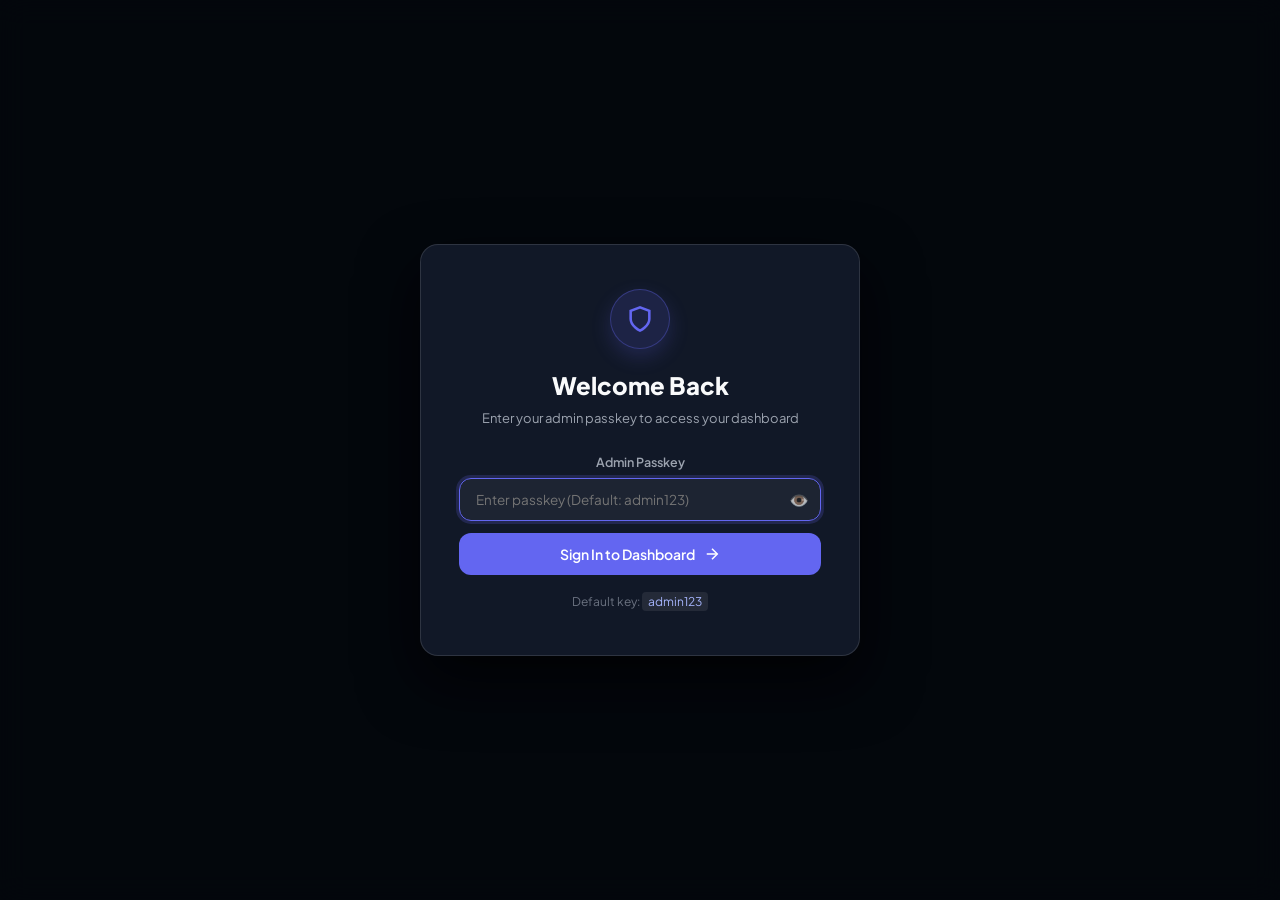
<file: admin.html>
<!DOCTYPE html>
<html lang="en" data-theme="dark">
<head>
  <meta charset="UTF-8">
  <meta name="viewport" content="width=device-width, initial-scale=1.0">
  <title>PORTFOLIO</title>
  
  <!-- Favicon Logo (VA) -->
  <link rel="icon" type="image/svg+xml" href="assets/icons/favicon.svg" />
  <link rel="icon" type="image/png" href="assets/icons/favicon.png" />
  <link rel="shortcut icon" href="assets/icons/favicon.png" />
  <link rel="apple-touch-icon" href="assets/icons/favicon.png" />

  <!-- Google Fonts -->
  <link rel="preconnect" href="https://fonts.googleapis.com">
  <link rel="preconnect" href="https://fonts.gstatic.com" crossorigin>
  <link href="https://fonts.googleapis.com/css2?family=Plus+Jakarta+Sans:wght@300;400;500;600;700;800&family=Space+Grotesk:wght@500;700&display=swap" rel="stylesheet">
  
  <!-- Admin Stylesheet -->
  <link rel="stylesheet" href="css/admin.css">
</head>
<body>

  <!-- ===================== LOGIN MODAL ===================== -->
  <div id="login-modal" class="login-modal-overlay">
    <div class="login-card">
      <div class="login-badge-icon">
        <svg width="28" height="28" viewBox="0 0 24 24" fill="none" stroke="currentColor" stroke-width="2.2"><path d="M12 22s8-4 8-10V5l-8-3-8 3v7c0 6 8 10 8 10z"/></svg>
      </div>
      <h2>Welcome Back</h2>
      <p class="login-subtext">Enter your admin passkey to access your dashboard</p>

      <form id="login-form" class="login-form">
        <div class="form-group">
          <label for="admin-passkey">Admin Passkey</label>
          <div class="password-input-wrap">
            <input type="password" id="admin-passkey" placeholder="Enter passkey (Default: admin123)" required autofocus />
            <button type="button" id="btn-toggle-pass" class="pass-toggle-btn" title="Toggle Passkey Visibility">👁️</button>
          </div>
          <span id="login-error" class="login-error-msg"></span>
        </div>
        <button type="submit" class="btn btn-primary btn-full btn-lg">
          <span>Sign In to Dashboard</span>
          <svg width="18" height="18" viewBox="0 0 24 24" fill="none" stroke="currentColor" stroke-width="2"><line x1="5" y1="12" x2="19" y2="12"/><polyline points="12 5 19 12 12 19"/></svg>
        </button>
        <p class="login-footer-hint">Default key: <code>admin123</code></p>
      </form>
    </div>
  </div>

  <!-- ===================== MAIN ADMIN APP ===================== -->
  <div id="admin-app" class="admin-wrapper hidden">
    
    <!-- SIDEBAR -->
    <aside class="admin-sidebar">
      <div class="sidebar-brand">
        <div class="brand-avatar">
          <img id="sidebar-avatar-img" src="assets/icons/favicon.svg" alt="VA Portfolio Logo" />
        </div>
        <div class="brand-info">
          <span class="brand-name">PORTFOLIO</span>
          <span class="brand-role">Admin Portal</span>
        </div>
      </div>

      <nav class="sidebar-menu">
        <button class="nav-item active" data-tab="overview">
          <svg width="20" height="20" viewBox="0 0 24 24" fill="none" stroke="currentColor" stroke-width="2"><rect x="3" y="3" width="7" height="7"/><rect x="14" y="3" width="7" height="7"/><rect x="14" y="14" width="7" height="7"/><rect x="3" y="14" width="7" height="7"/></svg>
          <span>Dashboard Overview</span>
        </button>
        <button class="nav-item" data-tab="messages">
          <svg width="20" height="20" viewBox="0 0 24 24" fill="none" stroke="currentColor" stroke-width="2"><path d="M4 4h16c1.1 0 2 .9 2 2v12c0 1.1-.9 2-2 2H4c-1.1 0-2-.9-2-2V6c0-1.1.9-2 2-2z"/><polyline points="22,6 12,13 2,6"/></svg>
          <span>Contact Inbox</span>
          <span id="unread-badge" class="badge badge-unread hidden">0</span>
        </button>
        <button class="nav-item" data-tab="projects">
          <svg width="20" height="20" viewBox="0 0 24 24" fill="none" stroke="currentColor" stroke-width="2"><polygon points="12 2 2 7 12 12 22 7 12 2"/><polyline points="2 17 12 22 22 17"/><polyline points="2 12 17 22 12"/></svg>
          <span>Featured Projects</span>
        </button>
        <button class="nav-item" data-tab="profile">
          <svg width="20" height="20" viewBox="0 0 24 24" fill="none" stroke="currentColor" stroke-width="2"><path d="M20 21v-2a4 4 0 0 0-4-4H8a4 4 0 0 0-4 4v2"/><circle cx="12" cy="7" r="4"/></svg>
          <span>Profile & Picture</span>
        </button>
      </nav>

      <div class="sidebar-footer">
        <a href="index.html" target="_blank" class="btn btn-secondary btn-full btn-sm">
          <svg width="16" height="16" viewBox="0 0 24 24" fill="none" stroke="currentColor" stroke-width="2"><path d="M18 13v6a2 2 0 0 1-2 2H5a2 2 0 0 1-2-2V8a2 2 0 0 1 2-2h6"/><polyline points="15 3 21 3 21 9"/><line x1="10" y1="14" x2="21" y2="3"/></svg>
          <span>Open Portfolio Site</span>
        </a>
        <button id="btn-logout" class="btn btn-ghost btn-full btn-sm margin-top-xs">
          <span>Log Out</span>
        </button>
      </div>
    </aside>

    <!-- MAIN BODY CONTENT -->
    <main class="admin-main">
      
      <!-- TOP BAR HEADER -->
      <header class="admin-topbar">
        <div class="topbar-left">
          <h1 id="page-title">Dashboard Overview</h1>
          <p class="topbar-subtitle">Welcome back, Vince 👋 Here is what's happening with your portfolio</p>
        </div>
        <div class="topbar-right">
          <div class="live-status-pill">
            <span class="status-dot"></span>
            <span>Live Portfolio Sync Active</span>
          </div>
        </div>
      </header>

      <!-- TAB 1: OVERVIEW -->
      <section id="sec-overview" class="tab-section active">
        <div class="stats-grid">
          <div class="stat-card">
            <div class="stat-icon icon-purple">
              <svg width="24" height="24" viewBox="0 0 24 24" fill="none" stroke="currentColor" stroke-width="2"><path d="M4 4h16c1.1 0 2 .9 2 2v12c0 1.1-.9 2-2 2H4c-1.1 0-2-.9-2-2V6c0-1.1.9-2 2-2z"/><polyline points="22,6 12,13 2,6"/></svg>
            </div>
            <div class="stat-info">
              <span class="stat-label">Total Messages</span>
              <span id="stat-total-msgs" class="stat-value">0</span>
            </div>
          </div>

          <div class="stat-card">
            <div class="stat-icon icon-pink">
              <svg width="24" height="24" viewBox="0 0 24 24" fill="none" stroke="currentColor" stroke-width="2"><circle cx="12" cy="12" r="10"/><line x1="12" y1="8" x2="12" y2="12"/><line x1="12" y1="16" x2="12.01" y2="16"/></svg>
            </div>
            <div class="stat-info">
              <span class="stat-label">Unread Messages</span>
              <span id="stat-unread-msgs" class="stat-value">0</span>
            </div>
          </div>

          <div class="stat-card">
            <div class="stat-icon icon-blue">
              <svg width="24" height="24" viewBox="0 0 24 24" fill="none" stroke="currentColor" stroke-width="2"><polygon points="12 2 2 7 12 12 22 7 12 2"/><polyline points="2 17 12 22 22 17"/><polyline points="2 12 17 22 12"/></svg>
            </div>
            <div class="stat-info">
              <span class="stat-label">Total Projects</span>
              <span id="stat-total-projects" class="stat-value">0</span>
            </div>
          </div>

          <div class="stat-card">
            <div class="stat-icon icon-green">
              <svg width="24" height="24" viewBox="0 0 24 24" fill="none" stroke="currentColor" stroke-width="2"><polygon points="12 2 15.09 8.26 22 9.27 17 14.14 18.18 21.02 12 17.77 5.82 21.02 7 14.14 2 9.27 8.91 8.26 12 2"/></svg>
            </div>
            <div class="stat-info">
              <span class="stat-label">Featured Showcase</span>
              <span id="stat-featured-projects" class="stat-value">0</span>
            </div>
          </div>
        </div>

        <div class="overview-grid">
          <!-- Recent Inbox Messages Panel -->
          <div class="panel-card">
            <div class="panel-header">
              <div>
                <h3>Recent Incoming Messages</h3>
                <p class="panel-subtitle">Messages sent from your contact form</p>
              </div>
              <button class="btn btn-outline btn-sm" data-tab-jump="messages">View All Inbox</button>
            </div>
            <div id="recent-msgs-list" class="recent-msgs-list">
              <!-- Rendered by JS -->
            </div>
          </div>

          <!-- Quick Shortcuts Panel -->
          <div class="panel-card">
            <div class="panel-header">
              <h3>Quick Controls</h3>
            </div>
            <div class="quick-actions-list">
              <button class="action-btn" id="btn-quick-add-project">
                <span class="action-icon">🚀</span>
                <div class="action-text">
                  <strong>Upload Featured Project</strong>
                  <span>Add title, cover image & tech stack</span>
                </div>
              </button>
              
              <button class="action-btn" id="btn-quick-change-photo">
                <span class="action-icon">🖼️</span>
                <div class="action-text">
                  <strong>Change Profile Picture</strong>
                  <span>Upload new main hero photo</span>
                </div>
              </button>

              <button class="action-btn danger" id="btn-reset-data">
                <span class="action-icon">🔄</span>
                <div class="action-text">
                  <strong>Reset All Dynamic Data</strong>
                  <span>Restore site back to defaults</span>
                </div>
              </button>
            </div>
          </div>
        </div>
      </section>

      <!-- TAB 2: MESSAGES INBOX -->
      <section id="sec-messages" class="tab-section">
        <div class="toolbar">
          <div class="search-box">
            <svg width="18" height="18" viewBox="0 0 24 24" fill="none" stroke="currentColor" stroke-width="2"><circle cx="11" cy="11" r="8"/><line x1="21" y1="21" x2="16.65" y2="16.65"/></svg>
            <input type="text" id="msg-search" placeholder="Search by name, email, or keywords..." />
          </div>
          <div class="filter-pills">
            <button class="filter-btn active" data-filter="all">All Messages</button>
            <button class="filter-btn" data-filter="unread">Unread Only</button>
          </div>
        </div>

        <div class="panel-card no-padding">
          <div id="messages-table-wrap" class="table-wrap">
            <table class="admin-table">
              <thead>
                <tr>
                  <th>State</th>
                  <th>Sender Info</th>
                  <th>Subject & Content Preview</th>
                  <th>Date & Time</th>
                  <th class="text-right">Actions</th>
                </tr>
              </thead>
              <tbody id="messages-tbody">
                <!-- Rendered by JS -->
              </tbody>
            </table>
          </div>
        </div>
      </section>

      <!-- TAB 3: FEATURED PROJECTS MANAGER -->
      <section id="sec-projects" class="tab-section">
        <div class="toolbar justify-between">
          <div>
            <h3>Project Portfolio Showcase</h3>
            <p class="toolbar-sub">Upload projects, toggle featured badges, or edit repository links</p>
          </div>
          <button id="btn-add-project" class="btn btn-primary btn-lg">
            <svg width="18" height="18" viewBox="0 0 24 24" fill="none" stroke="currentColor" stroke-width="2"><line x1="12" y1="5" x2="12" y2="19"/><line x1="5" y1="12" x2="19" y2="12"/></svg>
            <span>Upload New Project</span>
          </button>
        </div>

        <div id="projects-grid" class="projects-admin-grid">
          <!-- Rendered by JS -->
        </div>
      </section>

      <!-- TAB 4: PROFILE & PICTURE MANAGER -->
      <section id="sec-profile" class="tab-section">
        <div class="profile-editor-grid">
          
          <!-- Profile Picture Drag & Drop Card -->
          <div class="panel-card">
            <div class="panel-header">
              <h3>Profile Picture</h3>
              <span class="badge badge-accent">Live Preview</span>
            </div>

            <div class="profile-photo-uploader">
              <div class="photo-preview-frame">
                <img id="profile-img-preview" src="assets/images/profile.png" alt="Profile Picture Preview" />
                <div class="photo-overlay-tag">Current Photo</div>
              </div>

              <!-- Drag & Drop Zone -->
              <div id="photo-dropzone" class="dropzone-box">
                <div class="dropzone-icon">📷</div>
                <div class="dropzone-text">
                  <strong>Click or Drag Photo Here</strong>
                  <span>Supports JPG, PNG, WEBP</span>
                </div>
                <input type="file" id="profile-file-input" accept="image/*" class="hidden" />
              </div>
            </div>
          </div>

          <!-- Personal Information Card -->
          <div class="panel-card">
            <div class="panel-header">
              <h3>Personal Details & Contact Settings</h3>
            </div>

            <form id="profile-info-form" class="admin-form">
              <div class="form-row-2">
                <div class="form-group">
                  <label for="input-full-name">Full Name</label>
                  <input type="text" id="input-full-name" required />
                </div>
                <div class="form-group">
                  <label for="input-job-title">Primary Job Title</label>
                  <input type="text" id="input-job-title" required />
                </div>
              </div>

              <div class="form-row-2">
                <div class="form-group">
                  <label for="input-phone">Phone Number</label>
                  <input type="text" id="input-phone" placeholder="09565908781" required />
                </div>
                <div class="form-group">
                  <label for="input-email">Email Address</label>
                  <input type="email" id="input-email" required />
                </div>
              </div>

              <div class="form-group">
                <label for="input-bio">About Me Summary (Bio)</label>
                <textarea id="input-bio" rows="4" placeholder="Write a short personal summary..." required></textarea>
              </div>

              <div class="form-row-3">
                <div class="form-group">
                  <label for="input-github">GitHub Profile URL</label>
                  <input type="url" id="input-github" required />
                </div>
                <div class="form-group">
                  <label for="input-facebook">Facebook Profile URL</label>
                  <input type="url" id="input-facebook" required />
                </div>
                <div class="form-group">
                  <label for="input-linkedin">LinkedIn Profile URL</label>
                  <input type="url" id="input-linkedin" required />
                </div>
              </div>

              <div class="form-actions text-right margin-top-sm">
                <button type="submit" class="btn btn-primary btn-lg">
                  <svg width="18" height="18" viewBox="0 0 24 24" fill="none" stroke="currentColor" stroke-width="2"><path d="M19 21H5a2 2 0 0 1-2-2V5a2 2 0 0 1 2-2h11l5 5v11a2 2 0 0 1-2 2z"/><polyline points="17 21 17 13 7 13 7 21"/><polyline points="7 3 7 8 15 8"/></svg>
                  <span>Save Profile Details</span>
                </button>
              </div>
            </form>
          </div>

        </div>
      </section>

    </main>
  </div>

  <!-- ===================== MESSAGE READ MODAL ===================== -->
  <div id="view-msg-modal" class="modal-overlay hidden">
    <div class="modal-card">
      <div class="modal-header">
        <div class="msg-modal-sender">
          <div class="msg-avatar-icon">✉️</div>
          <div>
            <h3 id="view-msg-name">Sender Name</h3>
            <span id="view-msg-email" class="msg-modal-email">sender@email.com</span>
          </div>
        </div>
        <button id="btn-close-view-msg" class="btn-icon-close">&times;</button>
      </div>
      <div class="modal-body">
        <div class="msg-meta-bar">
          <span id="view-msg-date" class="msg-modal-date">Date</span>
          <span id="view-msg-subject-badge" class="badge badge-accent">Subject</span>
        </div>
        <h4 id="view-msg-subject" class="msg-modal-title">Subject Line</h4>
        <div id="view-msg-body" class="msg-modal-content">
          Message body content...
        </div>
      </div>
      <div class="modal-footer justify-between">
        <button id="btn-delete-view-msg" class="btn btn-ghost danger-text">Delete Message</button>
        <a id="btn-reply-view-msg" href="#" class="btn btn-primary">
          <svg width="16" height="16" viewBox="0 0 24 24" fill="none" stroke="currentColor" stroke-width="2"><path d="M4 4h16c1.1 0 2 .9 2 2v12c0 1.1-.9 2-2 2H4c-1.1 0-2-.9-2-2V6c0-1.1.9-2 2-2z"/><polyline points="22,6 12,13 2,6"/></svg>
          <span>Reply via Email</span>
        </a>
      </div>
    </div>
  </div>

  <!-- ===================== ADD / EDIT PROJECT MODAL ===================== -->
  <div id="project-modal" class="modal-overlay hidden">
    <div class="modal-card modal-lg">
      <div class="modal-header">
        <h3 id="modal-project-title">Upload New Project</h3>
        <button id="btn-close-project-modal" class="btn-icon-close">&times;</button>
      </div>

      <form id="project-form" class="admin-form">
        <input type="hidden" id="edit-project-index" value="-1" />
        
        <div class="form-group">
          <label>Project Cover Image Preview</label>
          <div class="image-upload-dropzone">
            <img id="project-image-preview" src="assets/images/project-portfolio.png" alt="Cover Preview" class="cover-preview-box" />
            <div class="dropzone-controls">
              <label for="project-file-input" class="btn btn-sm btn-secondary cursor-pointer">
                <span>Choose Cover Image File</span>
              </label>
              <input type="file" id="project-file-input" accept="image/*" class="hidden" />
              <span class="help-text">Leave unchanged to keep current image</span>
            </div>
          </div>
        </div>

        <div class="form-group">
          <label for="proj-title">Project Title *</label>
          <input type="text" id="proj-title" placeholder="e.g. Commercial Management Portal" required />
        </div>

        <div class="form-group">
          <label for="proj-desc">Project Description *</label>
          <textarea id="proj-desc" rows="3" placeholder="Describe key features and application functionality..." required></textarea>
        </div>

        <div class="form-group">
          <label for="proj-tech">Tech Stack Tags (Comma-separated) *</label>
          <input type="text" id="proj-tech" placeholder="React, Python, MySQL, Tailwind" required />
        </div>

        <div class="form-row-2">
          <div class="form-group">
            <label for="proj-github">GitHub Repository URL</label>
            <input type="url" id="proj-github" placeholder="https://github.com/vinzz-yy/repo" />
          </div>
          <div class="form-group">
            <label for="proj-demo">Live Demo URL (Optional)</label>
            <input type="url" id="proj-demo" placeholder="https://my-demo-site.com" />
          </div>
        </div>

        <div class="form-group checkbox-group">
          <label class="custom-checkbox">
            <input type="checkbox" id="proj-featured" checked />
            <span class="checkmark"></span>
            <span>Feature this project on main website showcase</span>
          </label>
        </div>

        <div class="modal-footer">
          <button type="button" id="btn-cancel-project" class="btn btn-ghost">Cancel</button>
          <button type="submit" class="btn btn-primary btn-lg">Save Project</button>
        </div>
      </form>
    </div>
  </div>

  <!-- TOAST NOTIFICATIONS CONTAINER -->
  <div id="toast-container" class="toast-container"></div>

  <!-- ADMIN SCRIPTS -->
  <script src="js/script.js"></script>
  <script src="js/admin.js"></script>
</body>
</html>
</file>
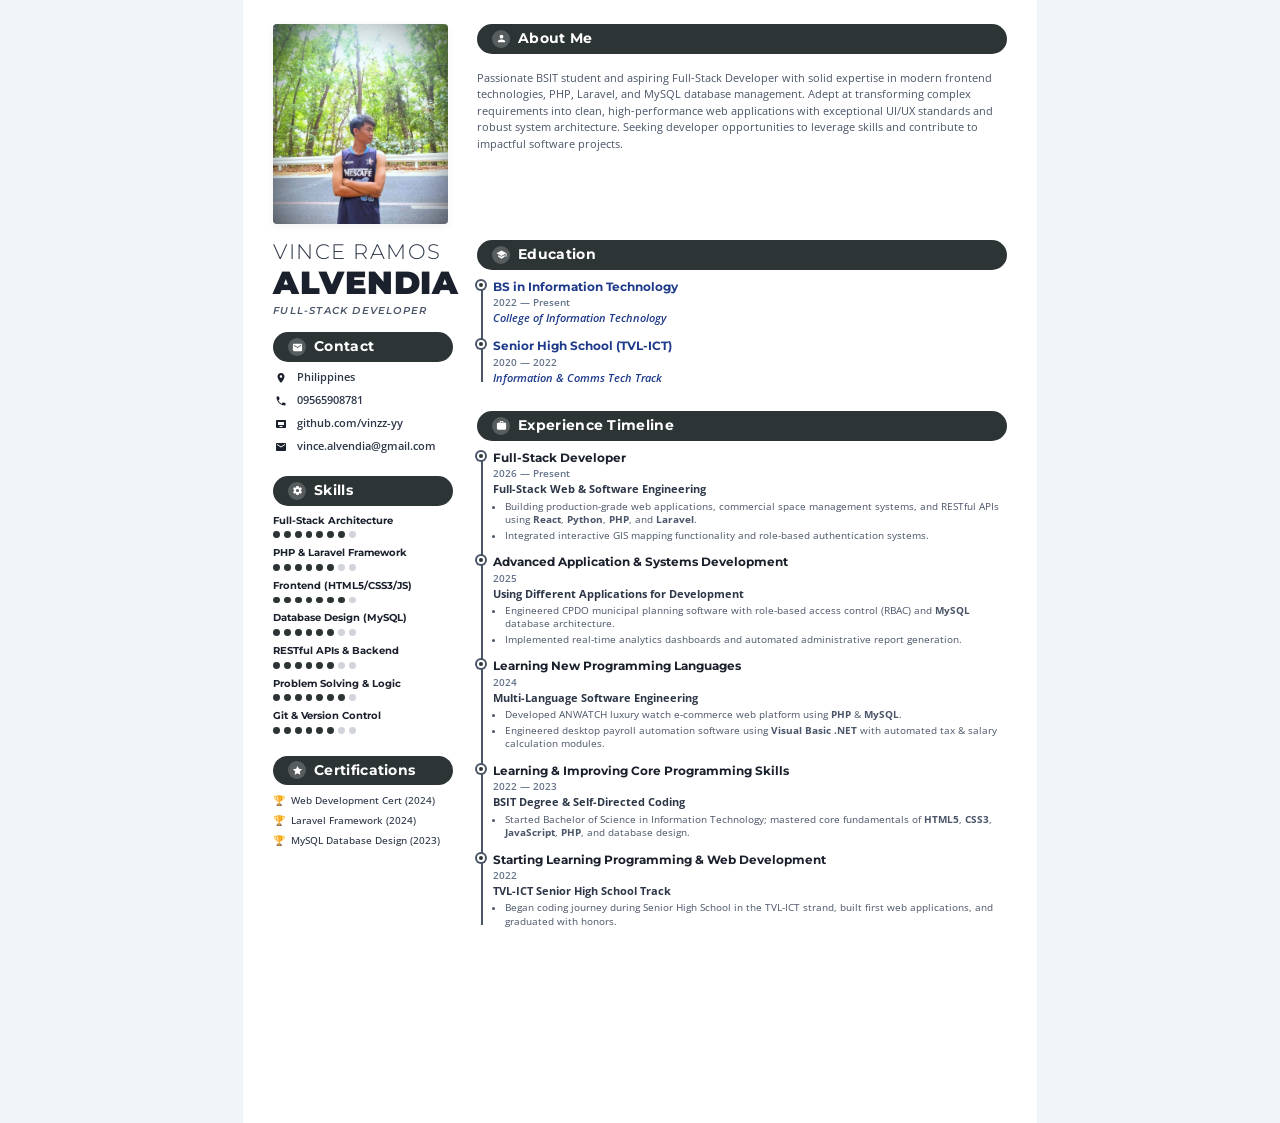
<file: assets/resume.html>
<!DOCTYPE html>
<html lang="en">
<head>
  <meta charset="UTF-8">
  <meta name="viewport" content="width=device-width, initial-scale=1.0">
  <title>PORTFOLIO</title>
  
  <!-- Favicon Logo (VA) -->
  <link rel="icon" type="image/svg+xml" href="../assets/icons/favicon.svg" />
  <link rel="icon" type="image/png" href="../assets/icons/favicon.png" />
  <link rel="shortcut icon" href="../assets/icons/favicon.png" />
  <link rel="apple-touch-icon" href="../assets/icons/favicon.png" />

  <link rel="stylesheet" href="../css/resume.css" />
  <!-- Google Fonts: Montserrat & Open Sans -->
  <link rel="preconnect" href="https://fonts.googleapis.com" />
  <link rel="preconnect" href="https://fonts.gstatic.com" crossorigin />
  <link href="https://fonts.googleapis.com/css2?family=Montserrat:ital,wght@0,300;0,400;0,500;0,600;0,700;0,800;0,900;1,400;1,600&family=Open+Sans:ital,wght@0,400;0,600;0,700;1,400&display=swap" rel="stylesheet" />
</head>
<body>

  <div class="resume-container">
    
    <!-- TOP SECTION: PROFILE IMAGE (LEFT) & ABOUT ME (RIGHT) -->
    <div class="top-row">
      <div class="photo-col">
        <div class="photo-box">
          <img src="images/profile.png" alt="Vince Ramos Alvendia" />
        </div>
      </div>
      <div class="about-col">
        <div class="pill-header">
          <span class="pill-icon">
            <svg viewBox="0 0 24 24"><path d="M12 12c2.21 0 4-1.79 4-4s-1.79-4-4-4-4 1.79-4 4 1.79 4 4 4zm0 2c-2.67 0-8 1.34-8 4v2h16v-2c0-2.66-5.33-4-8-4z"/></svg>
          </span>
          <h2>About Me</h2>
        </div>
        <p class="about-text">
          Passionate BSIT student and aspiring Full-Stack Developer with solid expertise in modern frontend technologies, PHP, Laravel, and MySQL database management. Adept at transforming complex requirements into clean, high-performance web applications with exceptional UI/UX standards and robust system architecture. Seeking developer opportunities to leverage skills and contribute to impactful software projects.
        </p>
      </div>
    </div>

    <!-- MAIN TWO-COLUMN BODY -->
    <div class="main-body">
      
      <!-- LEFT COLUMN -->
      <div class="left-col">
        <!-- NAME BLOCK -->
        <div class="name-block">
          <h1 class="first-name">VINCE RAMOS</h1>
          <h1 class="last-name">ALVENDIA</h1>
          <p class="job-title">FULL-STACK DEVELOPER</p>
        </div>

        <!-- CONTACT SECTION -->
        <div class="section-block">
          <div class="pill-header">
            <span class="pill-icon">
              <svg viewBox="0 0 24 24"><path d="M20 4H4c-1.1 0-1.99.9-1.99 2L2 18c0 1.1.9 2 2 2h16c1.1 0 2-.9 2-2V6c0-1.1-.9-2-2-2zm0 4l-8 5-8-5V6l8 5 8-5v2z"/></svg>
            </span>
            <h2>Contact</h2>
          </div>
          <div class="contact-list">
            <div class="contact-item">
              <span class="c-icon">
                <svg viewBox="0 0 24 24"><path d="M12 2C8.13 2 5 5.13 5 9c0 5.25 7 13 7 13s7-7.75 7-13c0-3.87-3.13-7-7-7zm0 9.5c-1.38 0-2.5-1.12-2.5-2.5s1.12-2.5 2.5-2.5 2.5 1.12 2.5 2.5-1.12 2.5-2.5 2.5z"/></svg>
              </span>
              <span>Philippines</span>
            </div>
            <div class="contact-item">
              <span class="c-icon">
                <svg viewBox="0 0 24 24"><path d="M6.62 10.79c1.44 2.83 3.76 5.14 6.59 6.59l2.2-2.2c.27-.27.67-.36 1.02-.24 1.12.37 2.33.57 3.57.57.55 0 1 .45 1 1V20c0 .55-.45 1-1 1-9.39 0-17-7.61-17-17 0-.55.45-1 1-1h3.5c.55 0 1 .45 1 1 0 1.25.2 2.45.57 3.57.11.35.03.74-.25 1.02l-2.2 2.2z"/></svg>
              </span>
              <span>09565908781</span>
            </div>
            <div class="contact-item">
              <span class="c-icon">
                <svg viewBox="0 0 24 24"><path d="M20 4H4c-1.1 0-1.99.9-1.99 2L2 18c0 1.1.9 2 2 2h16c1.1 0 2-.9 2-2V6c0-1.1-.9-2-2-2zm-5 14H9v-2h6v2zm3-4H6V8h12v6z"/></svg>
              </span>
              <span>github.com/vinzz-yy</span>
            </div>
            <div class="contact-item">
              <span class="c-icon">
                <svg viewBox="0 0 24 24"><path d="M20 4H4c-1.1 0-1.99.9-1.99 2L2 18c0 1.1.9 2 2 2h16c1.1 0 2-.9 2-2V6c0-1.1-.9-2-2-2zm0 4l-8 5-8-5V6l8 5 8-5v2z"/></svg>
              </span>
              <span>vince.alvendia@gmail.com</span>
            </div>
          </div>
        </div>

        <!-- SKILLS SECTION -->
        <div class="section-block">
          <div class="pill-header">
            <span class="pill-icon">
              <svg viewBox="0 0 24 24"><path d="M19.43 12.98c.04-.32.07-.64.07-.98s-.03-.66-.07-.98l2.11-1.65c.19-.15.24-.42.12-.64l-2-3.46c-.12-.22-.39-.3-.61-.22l-2.49 1c-.52-.4-1.08-.73-1.69-.98l-.38-2.65C14.46 2.18 14.25 2 14 2h-4c-.25 0-.46.18-.49.42l-.38 2.65c-.61.25-1.17.59-1.69.98l-2.49-1c-.23-.09-.49 0-.61.22l-2 3.46c-.13.22-.07.49.12.64l2.11 1.65c-.04.32-.07.65-.07.98s.03.66.07.98l-2.11 1.65c-.19.15-.24.42-.12.64l2 3.46c.12.22.39.3.61.22l2.49-1c.52.4 1.08.73 1.69.98l.38 2.65c.03.24.24.42.49.42h4c.25 0 .46-.18.49-.42l.38-2.65c.61-.25 1.17-.59 1.69-.98l2.49 1c.23.09.49 0 .61-.22l2-3.46c.12-.22.07-.49-.12-.64l-2.11-1.65zM12 15.5c-1.93 0-3.5-1.57-3.5-3.5s1.57-3.5 3.5-3.5 3.5 1.57 3.5 3.5-1.57 3.5-3.5 3.5z"/></svg>
            </span>
            <h2>Skills</h2>
          </div>
          <div class="skills-list">
            <div class="skill-item">
              <span class="skill-title">Full-Stack Architecture</span>
              <div class="dot-rating">
                <span class="dot filled"></span><span class="dot filled"></span><span class="dot filled"></span><span class="dot filled"></span><span class="dot filled"></span><span class="dot filled"></span><span class="dot filled"></span><span class="dot"></span>
              </div>
            </div>
            <div class="skill-item">
              <span class="skill-title">PHP & Laravel Framework</span>
              <div class="dot-rating">
                <span class="dot filled"></span><span class="dot filled"></span><span class="dot filled"></span><span class="dot filled"></span><span class="dot filled"></span><span class="dot filled"></span><span class="dot"></span><span class="dot"></span>
              </div>
            </div>
            <div class="skill-item">
              <span class="skill-title">Frontend (HTML5/CSS3/JS)</span>
              <div class="dot-rating">
                <span class="dot filled"></span><span class="dot filled"></span><span class="dot filled"></span><span class="dot filled"></span><span class="dot filled"></span><span class="dot filled"></span><span class="dot filled"></span><span class="dot"></span>
              </div>
            </div>
            <div class="skill-item">
              <span class="skill-title">Database Design (MySQL)</span>
              <div class="dot-rating">
                <span class="dot filled"></span><span class="dot filled"></span><span class="dot filled"></span><span class="dot filled"></span><span class="dot filled"></span><span class="dot filled"></span><span class="dot"></span><span class="dot"></span>
              </div>
            </div>
            <div class="skill-item">
              <span class="skill-title">RESTful APIs & Backend</span>
              <div class="dot-rating">
                <span class="dot filled"></span><span class="dot filled"></span><span class="dot filled"></span><span class="dot filled"></span><span class="dot filled"></span><span class="dot filled"></span><span class="dot"></span><span class="dot"></span>
              </div>
            </div>
            <div class="skill-item">
              <span class="skill-title">Problem Solving & Logic</span>
              <div class="dot-rating">
                <span class="dot filled"></span><span class="dot filled"></span><span class="dot filled"></span><span class="dot filled"></span><span class="dot filled"></span><span class="dot filled"></span><span class="dot filled"></span><span class="dot"></span>
              </div>
            </div>
            <div class="skill-item">
              <span class="skill-title">Git & Version Control</span>
              <div class="dot-rating">
                <span class="dot filled"></span><span class="dot filled"></span><span class="dot filled"></span><span class="dot filled"></span><span class="dot filled"></span><span class="dot filled"></span><span class="dot"></span><span class="dot"></span>
              </div>
            </div>
          </div>
        </div>

        <!-- CERTIFICATIONS / COMPETENCIES -->
        <div class="section-block">
          <div class="pill-header">
            <span class="pill-icon">
              <svg viewBox="0 0 24 24"><path d="M12 2l3.09 6.26L22 9.27l-5 4.87 1.18 6.88L12 17.77l-6.18 3.25L7 14.14 2 9.27l6.91-1.01L12 2z"/></svg>
            </span>
            <h2>Certifications</h2>
          </div>
          <ul class="cert-list">
            <li>Web Development Cert (2024)</li>
            <li>Laravel Framework (2024)</li>
            <li>MySQL Database Design (2023)</li>
          </ul>
        </div>

      </div>

      <!-- RIGHT COLUMN -->
      <div class="right-col">

        <!-- EDUCATION SECTION -->
        <div class="section-block">
          <div class="pill-header">
            <span class="pill-icon">
              <svg viewBox="0 0 24 24"><path d="M5 13.18v4L12 21l7-3.82v-4L12 17l-7-3.82zM12 3L1 9l11 6 9-4.91V17h2V9L12 3z"/></svg>
            </span>
            <h2>Education</h2>
          </div>
          
          <div class="timeline">
            <div class="timeline-item">
              <div class="timeline-node"></div>
              <div class="timeline-content">
                <h3 class="degree">BS in Information Technology</h3>
                <span class="year">2022 — Present</span>
                <p class="institution">College of Information Technology</p>
              </div>
            </div>
            <div class="timeline-item">
              <div class="timeline-node"></div>
              <div class="timeline-content">
                <h3 class="degree">Senior High School (TVL-ICT)</h3>
                <span class="year">2020 — 2022</span>
                <p class="institution">Information & Comms Tech Track</p>
              </div>
            </div>
          </div>
        </div>

        <!-- EXPERIENCE TIMELINE SECTION -->
        <div class="section-block">
          <div class="pill-header">
            <span class="pill-icon">
              <svg viewBox="0 0 24 24"><path d="M20 6h-4V4c0-1.11-.89-2-2-2h-4c-1.11 0-2 .89-2 2v2H4c-1.11 0-1.99.89-1.99 2L2 19c0 1.11.89 2 2 2h16c1.11 0 2-.89 2-2V8c0-1.11-.89-2-2-2zm-6 0h-4V4h4v2z"/></svg>
            </span>
            <h2>Experience Timeline</h2>
          </div>

          <div class="timeline">
            <!-- Timeline Item 1 -->
            <div class="timeline-item">
              <div class="timeline-node"></div>
              <div class="timeline-content">
                <h3 class="company-name">Full-Stack Developer</h3>
                <span class="work-date">2026 — Present</span>
                <p class="job-role">Full-Stack Web & Software Engineering</p>
                <ul class="bullet-list">
                  <li>Building production-grade web applications, commercial space management systems, and RESTful APIs using <strong>React</strong>, <strong>Python</strong>, <strong>PHP</strong>, and <strong>Laravel</strong>.</li>
                  <li>Integrated interactive GIS mapping functionality and role-based authentication systems.</li>
                </ul>
              </div>
            </div>

            <!-- Timeline Item 2 -->
            <div class="timeline-item">
              <div class="timeline-node"></div>
              <div class="timeline-content">
                <h3 class="company-name">Advanced Application & Systems Development</h3>
                <span class="work-date">2025</span>
                <p class="job-role">Using Different Applications for Development</p>
                <ul class="bullet-list">
                  <li>Engineered CPDO municipal planning software with role-based access control (RBAC) and <strong>MySQL</strong> database architecture.</li>
                  <li>Implemented real-time analytics dashboards and automated administrative report generation.</li>
                </ul>
              </div>
            </div>

            <!-- Timeline Item 3 -->
            <div class="timeline-item">
              <div class="timeline-node"></div>
              <div class="timeline-content">
                <h3 class="company-name">Learning New Programming Languages</h3>
                <span class="work-date">2024</span>
                <p class="job-role">Multi-Language Software Engineering</p>
                <ul class="bullet-list">
                  <li>Developed ANWATCH luxury watch e-commerce web platform using <strong>PHP</strong> & <strong>MySQL</strong>.</li>
                  <li>Engineered desktop payroll automation software using <strong>Visual Basic .NET</strong> with automated tax & salary calculation modules.</li>
                </ul>
              </div>
            </div>

            <!-- Timeline Item 4 -->
            <div class="timeline-item">
              <div class="timeline-node"></div>
              <div class="timeline-content">
                <h3 class="company-name">Learning & Improving Core Programming Skills</h3>
                <span class="work-date">2022 — 2023</span>
                <p class="job-role">BSIT Degree & Self-Directed Coding</p>
                <ul class="bullet-list">
                  <li>Started Bachelor of Science in Information Technology; mastered core fundamentals of <strong>HTML5</strong>, <strong>CSS3</strong>, <strong>JavaScript</strong>, <strong>PHP</strong>, and database design.</li>
                </ul>
              </div>
            </div>

            <!-- Timeline Item 5 -->
            <div class="timeline-item">
              <div class="timeline-node"></div>
              <div class="timeline-content">
                <h3 class="company-name">Starting Learning Programming & Web Development</h3>
                <span class="work-date">2022</span>
                <p class="job-role">TVL-ICT Senior High School Track</p>
                <ul class="bullet-list">
                  <li>Began coding journey during Senior High School in the TVL-ICT strand, built first web applications, and graduated with honors.</li>
                </ul>
              </div>
            </div>

          </div>
        </div>

      </div>

    </div>

  </div>

</body>
</html>
</file>
<file: css/admin.css>
/* ============================================================
   PORTFOLIO ADMIN DASHBOARD USER-FRIENDLY STYLESHEET
   css/admin.css
   ============================================================ */

:root {
  --bg-dark: #090d16;
  --bg-card: rgba(17, 24, 39, 0.85);
  --bg-sidebar: #0b1120;
  --border-color: rgba(255, 255, 255, 0.08);
  --border-hover: rgba(99, 102, 241, 0.4);
  --accent-purple: #6366f1;
  --accent-purple-hover: #4f46e5;
  --accent-blue: #3b82f6;
  --accent-pink: #ec4899;
  --accent-green: #10b981;
  --text-main: #f9fafb;
  --text-muted: #9ca3af;
  --text-dim: #6b7280;
  --radius-lg: 18px;
  --radius-md: 12px;
  --radius-sm: 8px;
  --transition: all 0.22s cubic-bezier(0.4, 0, 0.2, 1);
  --shadow-card: 0 10px 30px rgba(0, 0, 0, 0.35);
}

* {
  box-sizing: border-box;
  margin: 0;
  padding: 0;
  font-family: 'Plus Jakarta Sans', system-ui, -apple-system, sans-serif;
}

body {
  background: var(--bg-dark);
  color: var(--text-main);
  min-height: 100vh;
  line-height: 1.5;
}

.hidden {
  display: none !important;
}

.cursor-pointer {
  cursor: pointer;
}

.margin-top-xs { margin-top: 8px; }
.margin-top-sm { margin-top: 16px; }

/* ============================================================
   LOGIN MODAL SCREEN
   ============================================================ */
.login-modal-overlay {
  position: fixed;
  inset: 0;
  background: rgba(4, 7, 13, 0.92);
  backdrop-filter: blur(14px);
  display: flex;
  align-items: center;
  justify-content: center;
  z-index: 9999;
  padding: 20px;
}

.login-card {
  background: #111827;
  border: 1px solid rgba(255, 255, 255, 0.12);
  border-radius: var(--radius-lg);
  padding: 44px 38px;
  width: 100%;
  max-width: 440px;
  box-shadow: 0 25px 60px rgba(0, 0, 0, 0.7);
  text-align: center;
  animation: modalPop 0.3s cubic-bezier(0.175, 0.885, 0.32, 1.275);
}

@keyframes modalPop {
  from { transform: scale(0.92); opacity: 0; }
  to { transform: scale(1); opacity: 1; }
}

.login-badge-icon {
  width: 60px;
  height: 60px;
  background: rgba(99, 102, 241, 0.15);
  border: 1.5px solid rgba(99, 102, 241, 0.35);
  color: var(--accent-purple);
  border-radius: 50%;
  display: flex;
  align-items: center;
  justify-content: center;
  margin: 0 auto 18px;
  box-shadow: 0 8px 20px rgba(99, 102, 241, 0.2);
}

.login-card h2 {
  font-size: 24px;
  font-weight: 800;
  margin-bottom: 6px;
}

.login-subtext {
  font-size: 13px;
  color: var(--text-muted);
  margin-bottom: 24px;
}

.password-input-wrap {
  position: relative;
  display: flex;
  align-items: center;
}

.password-input-wrap input {
  width: 100%;
  padding-right: 42px !important;
}

.pass-toggle-btn {
  position: absolute;
  right: 12px;
  background: transparent;
  border: none;
  font-size: 16px;
  cursor: pointer;
  opacity: 0.7;
  transition: var(--transition);
}

.pass-toggle-btn:hover {
  opacity: 1;
}

.login-error-msg {
  display: block;
  font-size: 12px;
  color: #f87171;
  margin-top: 6px;
  text-align: left;
}

.login-footer-hint {
  font-size: 12px;
  color: var(--text-dim);
  margin-top: 18px;
}

.login-footer-hint code {
  background: rgba(255, 255, 255, 0.08);
  padding: 2px 6px;
  border-radius: 4px;
  color: #a5b4fc;
}

/* ============================================================
   MAIN ADMIN WRAPPER & SIDEBAR
   ============================================================ */
.admin-wrapper {
  display: flex;
  min-height: 100vh;
}

.admin-sidebar {
  width: 270px;
  background: var(--bg-sidebar);
  border-right: 1px solid var(--border-color);
  padding: 26px 20px;
  display: flex;
  flex-direction: column;
  position: fixed;
  top: 0;
  bottom: 0;
  left: 0;
  z-index: 100;
}

.sidebar-brand {
  display: flex;
  align-items: center;
  gap: 12px;
  margin-bottom: 28px;
  padding-bottom: 18px;
  border-bottom: 1px solid var(--border-color);
}

.brand-avatar {
  width: 42px;
  height: 42px;
  border-radius: 50%;
  overflow: hidden;
  border: 2px solid var(--accent-purple);
}

.brand-avatar img {
  width: 100%;
  height: 100%;
  object-fit: cover;
}

.brand-info {
  display: flex;
  flex-direction: column;
}

.brand-name {
  font-size: 15px;
  font-weight: 700;
  color: var(--text-main);
}

.brand-role {
  font-size: 11.5px;
  color: var(--text-muted);
}

.sidebar-menu {
  display: flex;
  flex-direction: column;
  gap: 6px;
  flex: 1;
}

.nav-item {
  display: flex;
  align-items: center;
  gap: 12px;
  padding: 12px 16px;
  background: transparent;
  border: 1px solid transparent;
  color: var(--text-muted);
  font-size: 13.5px;
  font-weight: 600;
  border-radius: var(--radius-md);
  cursor: pointer;
  transition: var(--transition);
  width: 100%;
  text-align: left;
}

.nav-item:hover {
  background: rgba(255, 255, 255, 0.05);
  color: var(--text-main);
}

.nav-item.active {
  background: rgba(99, 102, 241, 0.14);
  color: #a5b4fc;
  border-color: rgba(99, 102, 241, 0.35);
  box-shadow: 0 4px 12px rgba(99, 102, 241, 0.15);
}

.badge-unread {
  margin-left: auto;
  background: var(--accent-pink);
  color: #fff;
  font-size: 11px;
  font-weight: 800;
  padding: 2px 8px;
  border-radius: 12px;
}

.sidebar-footer {
  padding-top: 16px;
  border-top: 1px solid var(--border-color);
}

/* ============================================================
   MAIN CONTENT AREA & TOPBAR
   ============================================================ */
.admin-main {
  margin-left: 270px;
  flex: 1;
  padding: 36px 44px;
  max-width: 1320px;
}

/* TAB SECTIONS DISPLAY */
.tab-section {
  display: none !important;
}

.tab-section.active {
  display: block !important;
  animation: fadeInTab 0.25s ease-out;
}

@keyframes fadeInTab {
  from { opacity: 0; transform: translateY(6px); }
  to { opacity: 1; transform: translateY(0); }
}

.admin-topbar {
  display: flex;
  justify-content: space-between;
  align-items: center;
  margin-bottom: 32px;
}

.topbar-left h1 {
  font-size: 26px;
  font-weight: 800;
  letter-spacing: -0.5px;
}

.topbar-subtitle {
  font-size: 13px;
  color: var(--text-muted);
  margin-top: 2px;
}

.live-status-pill {
  display: flex;
  align-items: center;
  gap: 8px;
  background: rgba(16, 185, 129, 0.12);
  border: 1px solid rgba(16, 185, 129, 0.3);
  color: #34d399;
  padding: 6px 14px;
  border-radius: 30px;
  font-size: 12.5px;
  font-weight: 600;
}

.status-dot {
  width: 8px;
  height: 8px;
  border-radius: 50%;
  background: #10b981;
  box-shadow: 0 0 10px #10b981;
}

/* ============================================================
   STATISTICS CARDS
   ============================================================ */
.stats-grid {
  display: grid;
  grid-template-columns: repeat(4, 1fr);
  gap: 20px;
  margin-bottom: 32px;
}

.stat-card {
  background: var(--bg-card);
  border: 1px solid var(--border-color);
  border-radius: var(--radius-lg);
  padding: 22px;
  display: flex;
  align-items: center;
  gap: 16px;
  box-shadow: var(--shadow-card);
  transition: var(--transition);
}

.stat-card:hover {
  border-color: var(--border-hover);
  transform: translateY(-2px);
}

.stat-icon {
  width: 50px;
  height: 50px;
  border-radius: var(--radius-md);
  display: flex;
  align-items: center;
  justify-content: center;
  flex-shrink: 0;
}

.icon-purple { background: rgba(99, 102, 241, 0.15); color: #a5b4fc; }
.icon-pink { background: rgba(236, 72, 153, 0.15); color: #f472b6; }
.icon-blue { background: rgba(59, 130, 246, 0.15); color: #60a5fa; }
.icon-green { background: rgba(16, 185, 129, 0.15); color: #34d399; }

.stat-label {
  display: block;
  font-size: 12px;
  color: var(--text-muted);
  font-weight: 600;
}

.stat-value {
  font-size: 26px;
  font-weight: 800;
  color: var(--text-main);
}

/* ============================================================
   PANELS & CONTAINERS
   ============================================================ */
.overview-grid {
  display: grid;
  grid-template-columns: 2fr 1fr;
  gap: 24px;
}

.panel-card {
  background: var(--bg-card);
  border: 1px solid var(--border-color);
  border-radius: var(--radius-lg);
  padding: 26px;
  box-shadow: var(--shadow-card);
}

.panel-card.no-padding {
  padding: 0;
  overflow: hidden;
}

.panel-header {
  display: flex;
  justify-content: space-between;
  align-items: center;
  margin-bottom: 20px;
}

.panel-header h3 {
  font-size: 17px;
  font-weight: 700;
}

.panel-subtitle {
  font-size: 12px;
  color: var(--text-muted);
  margin-top: 2px;
}

.recent-msg-item {
  padding: 14px;
  background: rgba(255, 255, 255, 0.03);
  border: 1px solid var(--border-color);
  border-radius: var(--radius-md);
  margin-bottom: 10px;
  cursor: pointer;
  transition: var(--transition);
}

.recent-msg-item:hover {
  background: rgba(255, 255, 255, 0.06);
  border-color: var(--accent-purple);
}

.recent-msg-item.unread {
  border-left: 4px solid var(--accent-pink);
}

/* QUICK ACTIONS */
.quick-actions-list {
  display: flex;
  flex-direction: column;
  gap: 12px;
}

.action-btn {
  display: flex;
  align-items: center;
  gap: 14px;
  padding: 14px 16px;
  background: rgba(255, 255, 255, 0.03);
  border: 1px solid var(--border-color);
  border-radius: var(--radius-md);
  color: var(--text-main);
  text-align: left;
  cursor: pointer;
  transition: var(--transition);
}

.action-btn:hover {
  background: rgba(99, 102, 241, 0.12);
  border-color: rgba(99, 102, 241, 0.4);
  transform: translateX(4px);
}

.action-btn.danger:hover {
  background: rgba(248, 113, 113, 0.12);
  border-color: rgba(248, 113, 113, 0.4);
}

.action-icon {
  font-size: 22px;
}

.action-text strong {
  display: block;
  font-size: 13.5px;
}

.action-text span {
  font-size: 11.5px;
  color: var(--text-muted);
}

/* ============================================================
   TOOLBAR & MESSAGES TABLE
   ============================================================ */
.toolbar {
  display: flex;
  align-items: center;
  gap: 16px;
  margin-bottom: 24px;
}

.toolbar.justify-between {
  justify-content: space-between;
}

.search-box {
  display: flex;
  align-items: center;
  gap: 10px;
  background: rgba(255, 255, 255, 0.05);
  border: 1px solid var(--border-color);
  border-radius: var(--radius-md);
  padding: 10px 16px;
  flex: 1;
  max-width: 400px;
}

.search-box input {
  background: transparent;
  border: none;
  outline: none;
  color: var(--text-main);
  font-size: 13.5px;
  width: 100%;
}

.filter-pills {
  display: flex;
  gap: 8px;
}

.filter-btn {
  background: rgba(255, 255, 255, 0.05);
  border: 1px solid var(--border-color);
  color: var(--text-muted);
  padding: 8px 16px;
  border-radius: 30px;
  font-size: 12.5px;
  font-weight: 600;
  cursor: pointer;
  transition: var(--transition);
}

.filter-btn.active {
  background: var(--accent-purple);
  color: #fff;
  border-color: var(--accent-purple);
}

.table-wrap {
  width: 100%;
  overflow-x: auto;
}

.admin-table {
  width: 100%;
  border-collapse: collapse;
  text-align: left;
  font-size: 13px;
}

.admin-table th {
  background: rgba(255, 255, 255, 0.03);
  padding: 16px 20px;
  color: var(--text-muted);
  font-weight: 600;
  border-bottom: 1px solid var(--border-color);
}

.admin-table td {
  padding: 16px 20px;
  border-bottom: 1px solid var(--border-color);
  vertical-align: middle;
}

.admin-table tr {
  cursor: pointer;
  transition: var(--transition);
}

.admin-table tr:hover td {
  background: rgba(255, 255, 255, 0.03);
}

.msg-status-dot {
  width: 9px;
  height: 9px;
  border-radius: 50%;
  display: inline-block;
}

.status-unread { background: var(--accent-pink); box-shadow: 0 0 8px var(--accent-pink); }
.status-read { background: var(--text-dim); }

.sender-name { font-weight: 700; display: block; color: var(--text-main); }
.sender-email { font-size: 12px; color: var(--text-muted); }
.msg-subject { font-weight: 600; display: block; margin-bottom: 2px; color: #a5b4fc; }
.msg-preview { font-size: 12px; color: var(--text-muted); line-height: 1.4; display: -webkit-box; -webkit-line-clamp: 1; -webkit-box-orient: vertical; overflow: hidden; }

/* ============================================================
   PROJECTS GRID
   ============================================================ */
.projects-admin-grid {
  display: grid;
  grid-template-columns: repeat(3, 1fr);
  gap: 24px;
}

.project-admin-card {
  background: var(--bg-card);
  border: 1px solid var(--border-color);
  border-radius: var(--radius-lg);
  overflow: hidden;
  display: flex;
  flex-direction: column;
  box-shadow: var(--shadow-card);
  transition: var(--transition);
}

.project-admin-card:hover {
  border-color: var(--border-hover);
  transform: translateY(-4px);
}

.project-card-thumb {
  height: 170px;
  width: 100%;
  object-fit: cover;
}

.project-card-body {
  padding: 20px;
  flex: 1;
  display: flex;
  flex-direction: column;
}

.project-card-title {
  font-size: 16px;
  font-weight: 700;
  color: var(--text-main);
  margin-bottom: 6px;
}

.project-card-desc {
  font-size: 12.5px;
  color: var(--text-muted);
  margin-bottom: 16px;
  line-height: 1.5;
  display: -webkit-box;
  -webkit-line-clamp: 2;
  -webkit-box-orient: vertical;
  overflow: hidden;
}

.project-card-tags {
  display: flex;
  flex-wrap: wrap;
  gap: 6px;
  margin-bottom: 18px;
}

.proj-tag {
  background: rgba(99, 102, 241, 0.15);
  color: #a5b4fc;
  padding: 4px 10px;
  border-radius: 6px;
  font-size: 11px;
  font-weight: 600;
}

.project-card-actions {
  margin-top: auto;
  display: flex;
  justify-content: space-between;
  align-items: center;
  padding-top: 14px;
  border-top: 1px solid var(--border-color);
}

/* ============================================================
   PROFILE PHOTO UPLOADER & DRAG-AND-DROP
   ============================================================ */
.profile-editor-grid {
  display: grid;
  grid-template-columns: 320px 1fr;
  gap: 28px;
}

.profile-photo-uploader {
  display: flex;
  flex-direction: column;
  align-items: center;
  gap: 20px;
}

.photo-preview-frame {
  position: relative;
  width: 200px;
  height: 225px;
  border-radius: var(--radius-md);
  overflow: hidden;
  border: 3px solid var(--accent-purple);
  box-shadow: 0 12px 30px rgba(0, 0, 0, 0.5);
}

.photo-preview-frame img {
  width: 100%;
  height: 100%;
  object-fit: cover;
}

.photo-overlay-tag {
  position: absolute;
  bottom: 8px;
  left: 50%;
  transform: translateX(-50%);
  background: rgba(15, 23, 42, 0.85);
  backdrop-filter: blur(4px);
  color: #fff;
  font-size: 11px;
  font-weight: 600;
  padding: 3px 10px;
  border-radius: 12px;
  border: 1px solid var(--border-color);
}

.dropzone-box {
  width: 100%;
  border: 2px dashed rgba(99, 102, 241, 0.4);
  border-radius: var(--radius-md);
  padding: 24px 16px;
  text-align: center;
  background: rgba(99, 102, 241, 0.04);
  cursor: pointer;
  transition: var(--transition);
}

.dropzone-box:hover, .dropzone-box.dragover {
  background: rgba(99, 102, 241, 0.12);
  border-color: var(--accent-purple);
}

.dropzone-icon {
  font-size: 28px;
  margin-bottom: 8px;
}

.dropzone-text strong {
  display: block;
  font-size: 13px;
  margin-bottom: 2px;
}

.dropzone-text span {
  font-size: 11px;
  color: var(--text-muted);
}

/* ============================================================
   BUTTONS & FORM INPUTS
   ============================================================ */
.btn {
  display: inline-flex;
  align-items: center;
  justify-content: center;
  gap: 8px;
  padding: 10px 20px;
  border-radius: var(--radius-md);
  font-size: 13.5px;
  font-weight: 600;
  cursor: pointer;
  transition: var(--transition);
  border: none;
  text-decoration: none;
}

.btn-primary {
  background: var(--accent-purple);
  color: #ffffff;
}

.btn-primary:hover {
  background: var(--accent-purple-hover);
  box-shadow: 0 4px 18px rgba(99, 102, 241, 0.4);
}

.btn-secondary {
  background: rgba(255, 255, 255, 0.08);
  color: var(--text-main);
  border: 1px solid var(--border-color);
}

.btn-secondary:hover {
  background: rgba(255, 255, 255, 0.15);
}

.btn-outline {
  border: 1px solid var(--border-color);
  background: transparent;
  color: var(--text-muted);
}

.btn-outline:hover {
  background: rgba(255, 255, 255, 0.06);
  color: var(--text-main);
}

.btn-ghost {
  background: transparent;
  color: var(--text-muted);
}

.btn-ghost:hover {
  color: var(--text-main);
}

.btn-sm { padding: 6px 14px; font-size: 12px; }
.btn-lg { padding: 12px 24px; font-size: 14px; }
.btn-full { width: 100%; }

.danger-text { color: #f87171 !important; }

/* FORMS */
.admin-form {
  display: flex;
  flex-direction: column;
  gap: 18px;
}

.form-group {
  display: flex;
  flex-direction: column;
  gap: 6px;
}

.form-group label {
  font-size: 12.5px;
  font-weight: 600;
  color: var(--text-muted);
}

.admin-form input[type="text"],
.admin-form input[type="email"],
.admin-form input[type="url"],
.admin-form input[type="password"],
.admin-form textarea,
.login-form input {
  background: rgba(255, 255, 255, 0.05);
  border: 1px solid var(--border-color);
  border-radius: var(--radius-md);
  padding: 12px 16px;
  color: var(--text-main);
  font-size: 13.5px;
  outline: none;
  transition: var(--transition);
}

.admin-form input:focus,
.admin-form textarea:focus,
.login-form input:focus {
  border-color: var(--accent-purple);
  box-shadow: 0 0 0 3px rgba(99, 102, 241, 0.2);
}

.form-row-2 { display: grid; grid-template-columns: 1fr 1fr; gap: 18px; }
.form-row-3 { display: grid; grid-template-columns: 1fr 1fr 1fr; gap: 18px; }

/* ============================================================
   MODALS (MESSAGE VIEWER & PROJECT FORM)
   ============================================================ */
.modal-overlay {
  position: fixed;
  inset: 0;
  background: rgba(0, 0, 0, 0.85);
  backdrop-filter: blur(10px);
  display: flex;
  align-items: center;
  justify-content: center;
  z-index: 10000;
  padding: 20px;
}

.modal-card {
  background: #111827;
  border: 1px solid var(--border-color);
  border-radius: var(--radius-lg);
  padding: 32px;
  width: 100%;
  max-width: 540px;
  box-shadow: 0 25px 60px rgba(0, 0, 0, 0.7);
  animation: modalPop 0.25s ease-out;
}

.modal-card.modal-lg {
  max-width: 640px;
  max-height: 90vh;
  overflow-y: auto;
}

.modal-header {
  display: flex;
  justify-content: space-between;
  align-items: center;
  margin-bottom: 20px;
  padding-bottom: 16px;
  border-bottom: 1px solid var(--border-color);
}

.msg-modal-sender {
  display: flex;
  align-items: center;
  gap: 12px;
}

.msg-avatar-icon {
  width: 42px;
  height: 42px;
  background: rgba(99, 102, 241, 0.15);
  border-radius: 50%;
  display: flex;
  align-items: center;
  justify-content: center;
  font-size: 20px;
}

.msg-modal-email {
  font-size: 12px;
  color: var(--text-muted);
}

.msg-meta-bar {
  display: flex;
  justify-content: space-between;
  align-items: center;
  margin-bottom: 12px;
}

.msg-modal-date {
  font-size: 12px;
  color: var(--text-dim);
}

.msg-modal-title {
  font-size: 18px;
  font-weight: 700;
  margin-bottom: 14px;
}

.msg-modal-content {
  background: rgba(255, 255, 255, 0.03);
  border: 1px solid var(--border-color);
  border-radius: var(--radius-md);
  padding: 16px;
  font-size: 13.5px;
  color: var(--text-main);
  line-height: 1.6;
  white-space: pre-wrap;
  margin-bottom: 24px;
}

.btn-icon-close {
  background: transparent;
  border: none;
  color: var(--text-muted);
  font-size: 26px;
  cursor: pointer;
  line-height: 1;
}

.modal-footer {
  display: flex;
  justify-content: flex-end;
  gap: 12px;
  padding-top: 16px;
  border-top: 1px solid var(--border-color);
}

.modal-footer.justify-between {
  justify-content: space-between;
}

/* ============================================================
   TOAST NOTIFICATIONS
   ============================================================ */
.toast-container {
  position: fixed;
  bottom: 28px;
  right: 28px;
  display: flex;
  flex-direction: column;
  gap: 10px;
  z-index: 100000;
}

.toast {
  background: #1f2937;
  border: 1px solid var(--accent-purple);
  color: #fff;
  padding: 14px 22px;
  border-radius: var(--radius-md);
  font-size: 13.5px;
  font-weight: 600;
  box-shadow: 0 12px 30px rgba(0, 0, 0, 0.6);
  animation: slideIn 0.3s ease-out;
  display: flex;
  align-items: center;
  gap: 10px;
}

@keyframes slideIn {
  from { transform: translateX(100%); opacity: 0; }
  to { transform: translateX(0); opacity: 1; }
}
</file>
<file: css/resume.css>
@import url('https://fonts.googleapis.com/css2?family=Montserrat:ital,wght@0,300;0,400;0,500;0,600;0,700;0,800;0,900;1,400;1,600&family=Open+Sans:ital,wght@0,400;0,600;0,700;1,400&display=swap');

@page {
  size: A4 portrait;
  margin: 0;
}

* {
  box-sizing: border-box;
  margin: 0;
  padding: 0;
}

body {
  background: #f1f5f9;
  color: #1e293b;
  font-family: 'Open Sans', system-ui, -apple-system, sans-serif;
  line-height: 1.45;
  -webkit-print-color-adjust: exact;
  print-color-adjust: exact;
  padding: 0;
  margin: 0;
}

/* RESUME CONTAINER - PERFECT A4 SINGLE PAGE FIT */
.resume-container {
  width: 210mm;
  height: 297mm;
  max-height: 297mm;
  margin: 0 auto;
  background: #ffffff;
  padding: 24px 30px;
  box-sizing: border-box;
  overflow: hidden;
  display: flex;
  flex-direction: column;
  justify-content: space-between;
}

/* TOP ROW: PHOTO + ABOUT ME */
.top-row {
  display: grid;
  grid-template-columns: 180px 1fr;
  gap: 24px;
  margin-bottom: 16px;
  align-items: start;
}

.photo-box {
  width: 175px;
  height: 200px;
  background: #e8e4df;
  border-radius: 4px;
  overflow: hidden;
  box-shadow: 0 2px 8px rgba(0,0,0,0.06);
}

.photo-box img {
  width: 100%;
  height: 100%;
  object-fit: cover;
  object-position: center top;
}

.about-col {
  display: flex;
  flex-direction: column;
}

.about-text {
  font-family: 'Open Sans', sans-serif;
  font-size: 11px;
  line-height: 1.5;
  color: #4a5568;
  margin-top: 8px;
}

/* PILL HEADER */
.pill-header {
  background: #2D3436;
  color: #ffffff;
  border-radius: 18px;
  padding: 5px 15px;
  display: flex;
  align-items: center;
  gap: 8px;
  width: 100%;
  box-sizing: border-box;
  margin-bottom: 8px;
}

.pill-icon {
  width: 18px;
  height: 18px;
  background: rgba(255, 255, 255, 0.2);
  border-radius: 50%;
  display: flex;
  align-items: center;
  justify-content: center;
  flex-shrink: 0;
}

.pill-icon svg {
  width: 11px;
  height: 11px;
  fill: #ffffff;
}

.pill-header h2 {
  font-family: 'Montserrat', sans-serif;
  font-size: 13.5px;
  font-weight: 700;
  color: #ffffff;
  margin: 0;
  letter-spacing: 0.3px;
  text-transform: capitalize;
}

/* MAIN TWO-COLUMN BODY */
.main-body {
  display: grid;
  grid-template-columns: 180px 1fr;
  gap: 24px;
  flex: 1;
}

/* LEFT COLUMN */
.left-col {
  display: flex;
  flex-direction: column;
}

/* NAME BLOCK */
.name-block {
  margin-bottom: 14px;
}

.first-name {
  font-family: 'Montserrat', sans-serif;
  font-size: 21px;
  font-weight: 300;
  letter-spacing: 1.5px;
  color: #2d3748;
  line-height: 1.1;
  margin: 0;
}

.last-name {
  font-family: 'Montserrat', sans-serif;
  font-size: 32px;
  font-weight: 900;
  letter-spacing: 0.5px;
  color: #1a202c;
  line-height: 1.1;
  margin: 2px 0 4px 0;
}

.job-title {
  font-family: 'Montserrat', sans-serif;
  font-size: 9.8px;
  font-weight: 600;
  font-style: italic;
  color: #4a5568;
  letter-spacing: 1.2px;
  text-transform: uppercase;
  margin: 0;
}

/* SECTION BLOCK */
.section-block {
  margin-bottom: 14px;
}

/* CONTACT LIST */
.contact-list {
  margin-top: 6px;
}

.contact-item {
  display: flex;
  align-items: center;
  gap: 8px;
  font-family: 'Open Sans', sans-serif;
  font-size: 10.5px;
  color: #2d3748;
  margin-bottom: 7px;
  font-weight: 600;
}

.c-icon {
  width: 16px;
  height: 16px;
  color: #1a202c;
  display: flex;
  align-items: center;
  justify-content: center;
  flex-shrink: 0;
}

.c-icon svg {
  width: 12px;
  height: 12px;
  fill: currentColor;
}

/* SKILLS LIST */
.skills-list {
  margin-top: 6px;
}

.skill-item {
  margin-bottom: 8px;
}

.skill-title {
  display: block;
  font-family: 'Montserrat', sans-serif;
  font-size: 10.2px;
  font-weight: 700;
  color: #1a202c;
  margin-bottom: 3px;
}

.dot-rating {
  display: flex;
  gap: 4px;
  align-items: center;
}

.dot {
  width: 6.8px;
  height: 6.8px;
  border-radius: 50%;
  background: #d1d5db;
  display: inline-block;
}

.dot.filled {
  background: #2D3436;
}

/* CERTIFICATIONS LIST */
.cert-list {
  list-style: none;
  margin-top: 6px;
  padding: 0;
}

.cert-list li {
  font-family: 'Open Sans', sans-serif;
  font-size: 10.2px;
  color: #2d3748;
  margin-bottom: 5px;
  display: flex;
  align-items: center;
  gap: 6px;
  font-weight: 500;
}

.cert-list li::before {
  content: "🏆";
  font-size: 10px;
}

/* RIGHT COLUMN */
.right-col {
  display: flex;
  flex-direction: column;
}

/* TIMELINE (EDUCATION & EXPERIENCE) */
.timeline {
  position: relative;
  padding-left: 16px;
  margin-top: 6px;
}

.timeline::before {
  content: '';
  position: absolute;
  left: 4px;
  top: 4px;
  bottom: 4px;
  width: 2px;
  background: #4a5568;
}

.timeline-item {
  position: relative;
  margin-bottom: 11px;
}

.timeline-node {
  position: absolute;
  left: -16px;
  top: 3px;
  width: 8px;
  height: 8px;
  border-radius: 50%;
  background: #2D3436;
  border: 2px solid #ffffff;
  box-shadow: 0 0 0 2px #4a5568;
}

.degree {
  font-family: 'Montserrat', sans-serif;
  font-size: 12px;
  font-weight: 700;
  color: #1e3a8a;
  margin: 0 0 1px 0;
}

.company-name {
  font-family: 'Montserrat', sans-serif;
  font-size: 12px;
  font-weight: 700;
  color: #1a202c;
  margin: 0 0 1px 0;
}

.year, .work-date {
  font-family: 'Open Sans', sans-serif;
  font-size: 9.8px;
  font-weight: 600;
  color: #64748b;
  display: block;
  margin-bottom: 1px;
}

.institution {
  font-family: 'Open Sans', sans-serif;
  font-size: 10.5px;
  font-style: italic;
  color: #1e3a8a;
  font-weight: 600;
  margin: 0;
}

.job-role {
  font-family: 'Open Sans', sans-serif;
  font-size: 10.5px;
  font-weight: 700;
  color: #2d3748;
  margin: 0 0 2px 0;
}

.bullet-list {
  padding-left: 12px;
  margin: 2px 0 0 0;
}

.bullet-list li {
  font-family: 'Open Sans', sans-serif;
  font-size: 9.8px;
  color: #4a5568;
  line-height: 1.38;
  margin-bottom: 2px;
}

/* PRINT MEDIA STYLES FOR PERFECT SINGLE PAGE FILL */
@media print {
  html, body {
    width: 210mm;
    height: 297mm;
    margin: 0 !important;
    padding: 0 !important;
    overflow: hidden !important;
  }

  .resume-container {
    box-shadow: none;
    padding: 24px 30px;
    width: 210mm;
    height: 297mm;
    max-height: 297mm;
    box-sizing: border-box;
    page-break-after: avoid;
    page-break-inside: avoid;
  }
}
</file>
